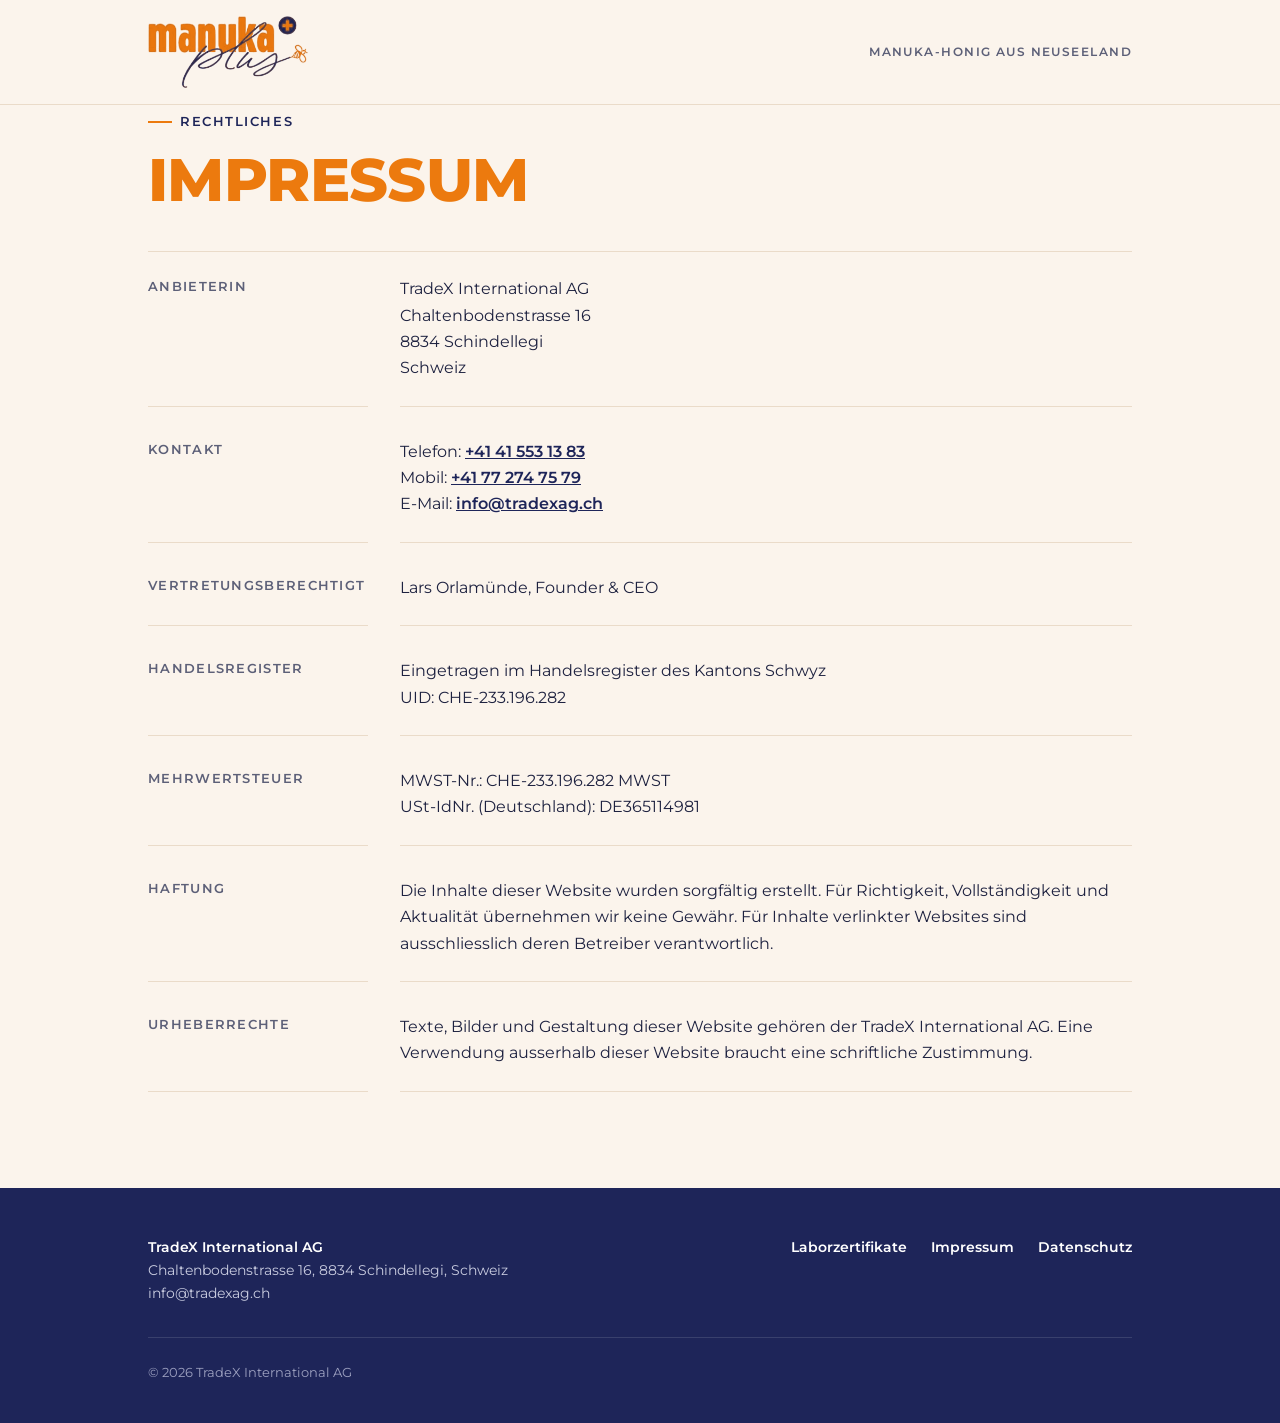
<file: impressum/index.html>
<!doctype html>
<html lang="de">
<head>
<meta charset="utf-8">
<meta name="viewport" content="width=device-width, initial-scale=1">
<title>Impressum · Manuka Plus</title>
<meta name="description" content="Impressum von Manuka Plus, TradeX International AG, Schindellegi.">
<link rel="icon" href="/assets/favicon.svg" type="image/svg+xml">
<link rel="stylesheet" href="/assets/site.css">
<style>
main{padding-top:64px;max-width:820px}
.grid{display:grid;grid-template-columns:220px 1fr;gap:8px 32px;margin-top:40px;border-top:1px solid var(--line)}
.grid h2{font-size:13px;font-weight:600;letter-spacing:.1em;text-transform:uppercase;color:var(--muted);margin:0;padding:24px 0 0}
.grid div{padding:24px 0;border-bottom:1px solid var(--line)}
.grid h2{border-bottom:1px solid var(--line);padding-bottom:24px}
.grid p,.grid address{margin:0;font-style:normal}
.grid a{color:var(--navy);font-weight:600}
@media (max-width:767px){.grid{grid-template-columns:1fr;gap:0}.grid h2{border-bottom:0;padding-bottom:0}.grid div{padding-top:8px}}
</style>
</head>
<body>
<header class="topbar">
  <div class="wrap">
    <a href="/zertifikate/"><img src="/assets/manuka-plus-logo.png" width="600" height="270" alt="Manuka Plus, zu den Laborzertifikaten"></a>
    <span class="tag">Manuka-Honig aus Neuseeland</span>
  </div>
</header>
<main class="wrap">
  <p class="kicker">Rechtliches</p>
  <h1>Impressum</h1>
  <div class="grid">
    <h2>Anbieterin</h2>
    <div><address>TradeX International AG<br>Chaltenbodenstrasse 16<br>8834 Schindellegi<br>Schweiz</address></div>
    <h2>Kontakt</h2>
    <div><p>Telefon: <a href="tel:+41415531383">+41 41 553 13 83</a><br>Mobil: <a href="tel:+41772747579">+41 77 274 75 79</a><br>E-Mail: <a href="mailto:info@tradexag.ch">info@tradexag.ch</a></p></div>
    <h2>Vertretungsberechtigt</h2>
    <div><p>Lars Orlamünde, Founder &amp; CEO</p></div>
    <h2>Handelsregister</h2>
    <div><p>Eingetragen im Handelsregister des Kantons Schwyz<br>UID: CHE-233.196.282</p></div>
    <h2>Mehrwertsteuer</h2>
    <div><p>MWST-Nr.: CHE-233.196.282 MWST<br>USt-IdNr. (Deutschland): DE365114981</p></div>
    <h2>Haftung</h2>
    <div><p>Die Inhalte dieser Website wurden sorgfältig erstellt. Für Richtigkeit, Vollständigkeit und Aktualität übernehmen wir keine Gewähr. Für Inhalte verlinkter Websites sind ausschliesslich deren Betreiber verantwortlich.</p></div>
    <h2>Urheberrechte</h2>
    <div><p>Texte, Bilder und Gestaltung dieser Website gehören der TradeX International AG. Eine Verwendung ausserhalb dieser Website braucht eine schriftliche Zustimmung.</p></div>
  </div>
</main>
<footer class="site-footer">
  <div class="wrap">
    <div><strong>TradeX International AG</strong><br>Chaltenbodenstrasse 16, 8834 Schindellegi, Schweiz<br>info@tradexag.ch</div>
    <nav aria-label="Rechtliches"><a href="/zertifikate/">Laborzertifikate</a><a href="/impressum/">Impressum</a><a href="https://tradexag.ch/datenschutz.html">Datenschutz</a></nav>
    <div class="copy">© 2026 TradeX International AG</div>
  </div>
</footer>
</body>
</html>
</file>
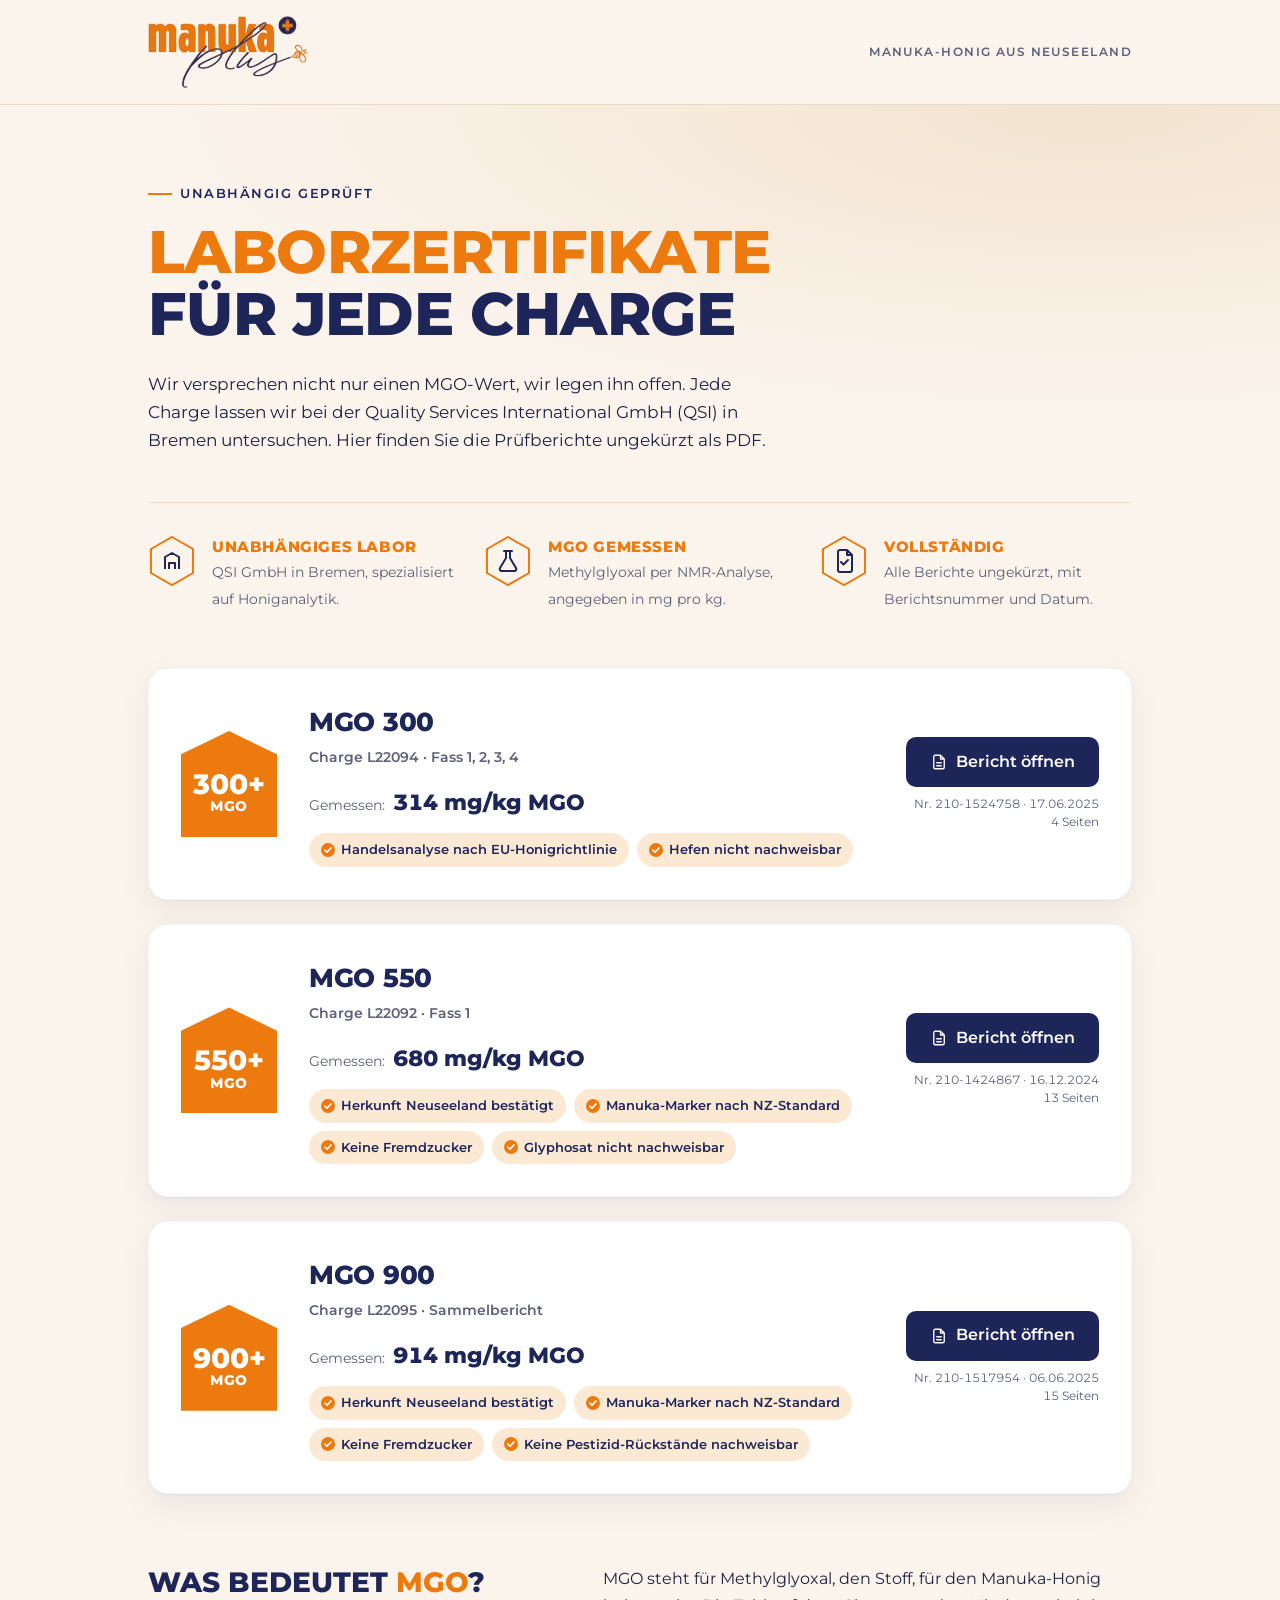
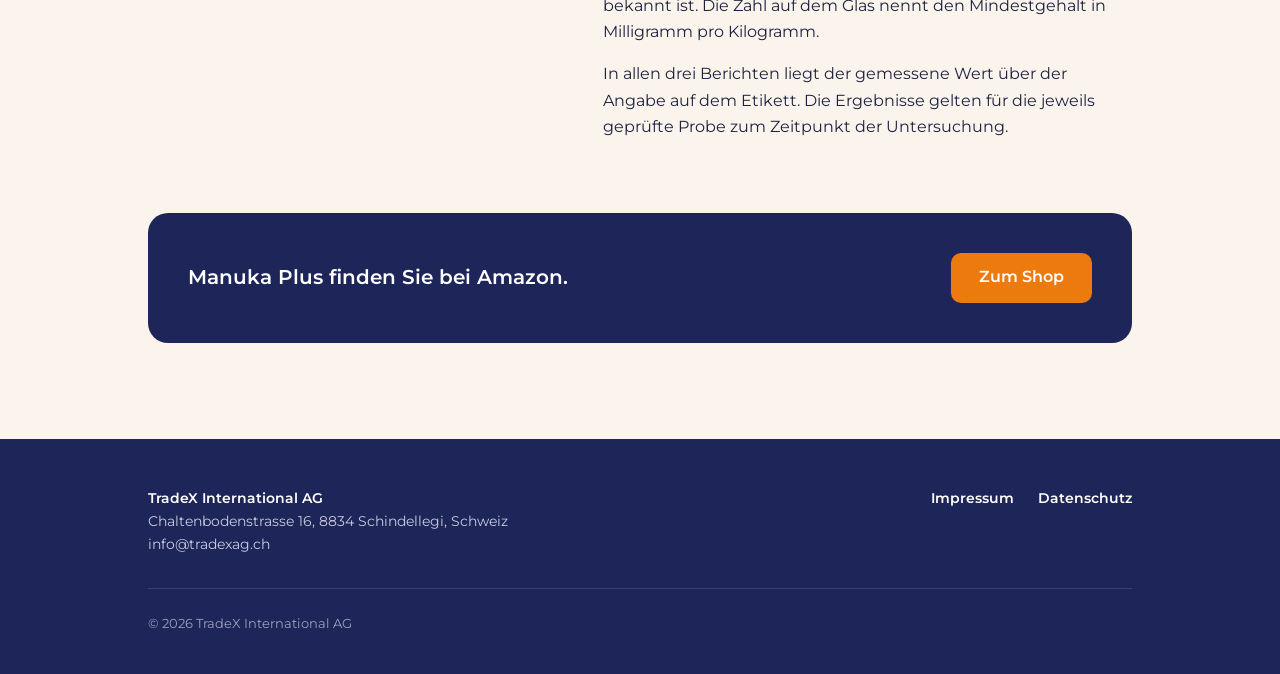
<file: zertifikate/index.html>
<!doctype html>
<html lang="de">
<head>
<meta charset="utf-8">
<meta name="viewport" content="width=device-width, initial-scale=1">
<title>Laborzertifikate · Manuka Plus</title>
<meta name="description" content="Unabhängige Prüfberichte der QSI GmbH Bremen zu Manuka Plus MGO 300, MGO 550 und MGO 900, vollständig als PDF.">
<meta property="og:type" content="website">
<meta property="og:site_name" content="Manuka Plus">
<meta property="og:title" content="Laborzertifikate · Manuka Plus">
<meta property="og:description" content="Unabhängige Prüfberichte (QSI Bremen) zu Manuka Plus MGO 300, MGO 550 und MGO 900.">
<meta property="og:url" content="https://manuka.plus/zertifikate/">
<meta property="og:image" content="https://manuka.plus/assets/og-manuka-plus-wide.jpg">
<meta property="og:image:width" content="1200">
<meta property="og:image:height" content="630">
<meta name="twitter:card" content="summary_large_image">
<link rel="icon" href="/assets/favicon.svg" type="image/svg+xml">
<link rel="preload" href="/assets/fonts/montserrat-latin-800-normal.woff2" as="font" type="font/woff2" crossorigin>
<link rel="stylesheet" href="/assets/site.css">
<style>
.hero{background:radial-gradient(120% 90% at 85% 0%,var(--sand) 0%,var(--cream) 60%);padding:72px 0 56px}
.trust{display:grid;grid-template-columns:repeat(3,1fr);gap:24px;margin-top:48px;padding-top:32px;border-top:1px solid var(--line)}
.trust div{display:flex;gap:16px;align-items:flex-start}
.trust p{margin:0}
.trust svg{flex:none;width:48px;height:52px}
.trust b{display:block;font-weight:800;font-size:15px;color:var(--orange);text-transform:uppercase;letter-spacing:.04em}
.trust span{font-size:14px;color:var(--muted);line-height:1.5}
.list{display:grid;gap:24px;margin:0;padding:0;list-style:none}
.report{background:var(--card);border-radius:var(--r-lg);box-shadow:var(--shadow);display:grid;grid-template-columns:auto 1fr auto;gap:32px;align-items:center;padding:32px;border:1px solid rgb(30 37 89 / .04)}
.badge{width:96px;height:106px;background:var(--orange);color:#fff;display:flex;flex-direction:column;align-items:center;justify-content:center;padding-top:16px;clip-path:polygon(50% 0,100% 22%,100% 100%,0 100%,0 22%);font-weight:800;line-height:1.05;text-align:center}
.badge b{font-size:28px}
.badge small{font-size:14px;letter-spacing:.06em}
.report h2{font-weight:800;font-size:26px;color:var(--navy);margin:0;letter-spacing:-.01em}
.charge{font-size:14px;font-weight:600;color:var(--muted);margin:2px 0 16px}
.measured{display:flex;align-items:baseline;gap:8px;margin:0 0 12px;color:var(--navy)}
.measured strong{font-size:22px;font-weight:800;font-variant-numeric:tabular-nums}
.measured span{font-size:14px;color:var(--muted)}
.checks{list-style:none;margin:0;padding:0;display:flex;flex-wrap:wrap;gap:8px}
.checks li{display:inline-flex;align-items:center;gap:6px;font-size:13px;font-weight:600;color:var(--navy);background:var(--orange-soft);border-radius:999px;padding:6px 12px}
.checks svg{width:14px;height:14px;flex:none}
.side{text-align:right;display:flex;flex-direction:column;gap:8px;align-items:flex-end}
.side .no{font-size:12px;color:var(--muted);font-variant-numeric:tabular-nums;line-height:1.5}
a.btn{display:inline-flex;align-items:center;gap:8px;min-height:50px;padding:0 24px;border-radius:var(--r-sm);background:var(--navy);color:#fff;text-decoration:none;font-weight:600;white-space:nowrap;transition:background-color var(--duration-quick) var(--ease)}
a.btn:hover{background:var(--navy-2)}
a.btn:active{transform:scale(.96)}
a.btn svg{width:18px;height:18px}
section.explain{margin-top:72px;display:grid;grid-template-columns:1fr 1.3fr;gap:48px;align-items:start}
.explain h2{font-weight:800;font-size:28px;line-height:1.15;color:var(--navy);margin:0;text-transform:uppercase}
.explain h2 em{font-style:normal;color:var(--orange)}
.explain p{margin:0 0 16px;max-width:62ch}
.cta{margin-top:56px;background:var(--navy);color:#fff;border-radius:var(--r-lg);padding:40px;display:flex;align-items:center;justify-content:space-between;gap:24px;flex-wrap:wrap}
.cta p{margin:0;font-size:20px;font-weight:600;max-width:40ch}
.cta a{display:inline-flex;align-items:center;min-height:50px;padding:0 28px;border-radius:var(--r-sm);background:var(--orange);color:#fff;font-weight:600;text-decoration:none}
.cta a:hover{background:#D86C05}
main{padding-top:56px}
@media (max-width:899px){
  .report{grid-template-columns:auto 1fr;gap:20px 24px}
  .side{grid-column:1/-1;flex-direction:row-reverse;justify-content:space-between;align-items:center;text-align:left}
}
@media (max-width:767px){
  .hero{padding:48px 0 40px}
  .trust{grid-template-columns:1fr;gap:20px}
  .report{padding:24px 20px;grid-template-columns:1fr}
  .badge{width:72px;height:80px;padding-top:12px}
  .badge b{font-size:22px}
  .side{flex-direction:column;align-items:stretch}
  a.btn{justify-content:center}
  section.explain{grid-template-columns:1fr;gap:16px;margin-top:56px}
  .cta{padding:28px 24px}
  .cta a{width:100%;justify-content:center}
}
@media (prefers-reduced-motion:reduce){a.btn{transition:none}a.btn:active{transform:none}}
</style>
</head>
<body>
<svg width="0" height="0" style="position:absolute" aria-hidden="true">
  <symbol id="hex" viewBox="0 0 48 52"><path d="M24 2 45 14v24L24 50 3 38V14Z" fill="none" stroke="#EC7A0E" stroke-width="2"/></symbol>
  <symbol id="ok" viewBox="0 0 16 16"><circle cx="8" cy="8" r="8" fill="#EC7A0E"/><path d="m4.5 8.2 2.3 2.3 4.7-4.9" fill="none" stroke="#fff" stroke-width="1.8" stroke-linecap="round" stroke-linejoin="round"/></symbol>
  <symbol id="doc" viewBox="0 0 24 24"><path d="M14 3H7a2 2 0 0 0-2 2v14a2 2 0 0 0 2 2h10a2 2 0 0 0 2-2V8Z M14 3v5h5 M9 13h6 M9 17h6" fill="none" stroke="currentColor" stroke-width="1.8" stroke-linecap="round" stroke-linejoin="round"/></symbol>
</svg>

<header class="topbar">
  <div class="wrap">
    <img src="/assets/manuka-plus-logo.png" width="600" height="270" alt="Manuka Plus">
    <span class="tag">Manuka-Honig aus Neuseeland</span>
  </div>
</header>

<section class="hero">
  <div class="wrap">
    <p class="kicker">Unabhängig geprüft</p>
    <h1>Laborzertifikate <span>für jede Charge</span></h1>
    <p class="lead">Wir versprechen nicht nur einen MGO-Wert, wir legen ihn offen. Jede Charge lassen wir bei der Quality Services International GmbH (QSI) in Bremen untersuchen. Hier finden Sie die Prüfberichte ungekürzt als PDF.</p>
    <div class="trust">
      <div>
        <svg viewBox="0 0 48 52" aria-hidden="true"><use href="#hex"/><path d="M17 34V22l7-4 7 4v12M21 34v-6h6v6" fill="none" stroke="#1E2559" stroke-width="2" stroke-linejoin="round"/></svg>
        <p><b>Unabhängiges Labor</b><span>QSI GmbH in Bremen, spezialisiert auf Honiganalytik.</span></p>
      </div>
      <div>
        <svg viewBox="0 0 48 52" aria-hidden="true"><use href="#hex"/><path d="M20 16h8M22 16v7l-6 10a2 2 0 0 0 2 3h12a2 2 0 0 0 2-3l-6-10v-7" fill="none" stroke="#1E2559" stroke-width="2" stroke-linejoin="round" stroke-linecap="round"/></svg>
        <p><b>MGO gemessen</b><span>Methylglyoxal per NMR-Analyse, angegeben in mg pro kg.</span></p>
      </div>
      <div>
        <svg viewBox="0 0 48 52" aria-hidden="true"><use href="#hex"/><path d="M27 15h-7a2 2 0 0 0-2 2v18a2 2 0 0 0 2 2h10a2 2 0 0 0 2-2V20Zm0 0v5h5M21 27l2.5 2.5L28 25" fill="none" stroke="#1E2559" stroke-width="2" stroke-linejoin="round" stroke-linecap="round"/></svg>
        <p><b>Vollständig</b><span>Alle Berichte ungekürzt, mit Berichtsnummer und Datum.</span></p>
      </div>
    </div>
  </div>
</section>

<main class="wrap">
  <ul class="list">
    <li class="report">
      <div class="badge" aria-hidden="true"><b>300+</b><small>MGO</small></div>
      <div>
        <h2>MGO 300</h2>
        <p class="charge">Charge L22094 · Fass 1, 2, 3, 4</p>
        <p class="measured"><span>Gemessen:</span><strong>314 mg/kg MGO</strong></p>
        <ul class="checks">
          <li><svg aria-hidden="true"><use href="#ok"/></svg>Handelsanalyse nach EU-Honigrichtlinie</li>
          <li><svg aria-hidden="true"><use href="#ok"/></svg>Hefen nicht nachweisbar</li>
        </ul>
      </div>
      <div class="side">
        <a class="btn" href="l22094-fass-1-2-3-4.pdf" aria-label="Prüfbericht MGO 300 als PDF öffnen"><svg aria-hidden="true"><use href="#doc"/></svg>Bericht öffnen</a>
        <span class="no">Nr. 210-1524758 · 17.06.2025<br>4 Seiten</span>
      </div>
    </li>
    <li class="report">
      <div class="badge" aria-hidden="true"><b>550+</b><small>MGO</small></div>
      <div>
        <h2>MGO 550</h2>
        <p class="charge">Charge L22092 · Fass 1</p>
        <p class="measured"><span>Gemessen:</span><strong>680 mg/kg MGO</strong></p>
        <ul class="checks">
          <li><svg aria-hidden="true"><use href="#ok"/></svg>Herkunft Neuseeland bestätigt</li>
          <li><svg aria-hidden="true"><use href="#ok"/></svg>Manuka-Marker nach NZ-Standard</li>
          <li><svg aria-hidden="true"><use href="#ok"/></svg>Keine Fremdzucker</li>
          <li><svg aria-hidden="true"><use href="#ok"/></svg>Glyphosat nicht nachweisbar</li>
        </ul>
      </div>
      <div class="side">
        <a class="btn" href="l22092-fass-1-manuka-550.pdf" aria-label="Prüfbericht MGO 550 als PDF öffnen"><svg aria-hidden="true"><use href="#doc"/></svg>Bericht öffnen</a>
        <span class="no">Nr. 210-1424867 · 16.12.2024<br>13 Seiten</span>
      </div>
    </li>
    <li class="report">
      <div class="badge" aria-hidden="true"><b>900+</b><small>MGO</small></div>
      <div>
        <h2>MGO 900</h2>
        <p class="charge">Charge L22095 · Sammelbericht</p>
        <p class="measured"><span>Gemessen:</span><strong>914 mg/kg MGO</strong></p>
        <ul class="checks">
          <li><svg aria-hidden="true"><use href="#ok"/></svg>Herkunft Neuseeland bestätigt</li>
          <li><svg aria-hidden="true"><use href="#ok"/></svg>Manuka-Marker nach NZ-Standard</li>
          <li><svg aria-hidden="true"><use href="#ok"/></svg>Keine Fremdzucker</li>
          <li><svg aria-hidden="true"><use href="#ok"/></svg>Keine Pestizid-Rückstände nachweisbar</li>
        </ul>
      </div>
      <div class="side">
        <a class="btn" href="l22095-sammelbericht.pdf" aria-label="Prüfbericht MGO 900 als PDF öffnen"><svg aria-hidden="true"><use href="#doc"/></svg>Bericht öffnen</a>
        <span class="no">Nr. 210-1517954 · 06.06.2025<br>15 Seiten</span>
      </div>
    </li>
  </ul>

  <section class="explain">
    <h2>Was bedeutet <em>MGO</em>?</h2>
    <div>
      <p>MGO steht für Methylglyoxal, den Stoff, für den Manuka-Honig bekannt ist. Die Zahl auf dem Glas nennt den Mindestgehalt in Milligramm pro Kilogramm.</p>
      <p>In allen drei Berichten liegt der gemessene Wert über der Angabe auf dem Etikett. Die Ergebnisse gelten für die jeweils geprüfte Probe zum Zeitpunkt der Untersuchung.</p>
    </div>
  </section>

  <div class="cta">
    <p>Manuka Plus finden Sie bei Amazon.</p>
    <a href="https://www.amazon.de/dp/B0G4X7DW7X?th=1">Zum Shop</a>
  </div>
</main>

<footer class="site-footer">
  <div class="wrap">
    <div><strong>TradeX International AG</strong><br>Chaltenbodenstrasse 16, 8834 Schindellegi, Schweiz<br>info@tradexag.ch</div>
    <nav aria-label="Rechtliches"><a href="/impressum/">Impressum</a><a href="https://tradexag.ch/datenschutz.html">Datenschutz</a></nav>
    <div class="copy">© 2026 TradeX International AG</div>
  </div>
</footer>
</body>
</html>
</file>
<file: assets/site.css>
@font-face{font-family:Montserrat;font-weight:400;font-display:swap;src:url(/assets/fonts/montserrat-latin-400-normal.woff2) format("woff2")}
@font-face{font-family:Montserrat;font-weight:600;font-display:swap;src:url(/assets/fonts/montserrat-latin-600-normal.woff2) format("woff2")}
@font-face{font-family:Montserrat;font-weight:800;font-display:swap;src:url(/assets/fonts/montserrat-latin-800-normal.woff2) format("woff2")}
:root{
  --navy:#1E2559;--navy-2:#2B3373;--orange:#EC7A0E;--orange-soft:#FCE9D4;
  --cream:#FBF4EC;--sand:#F3E3D0;--card:#FFFFFF;--ink:#1E2240;--muted:#5D6078;--line:#EADBC9;
  --r-sm:10px;--r-lg:20px;--duration-quick:150ms;--ease:cubic-bezier(.22,1,.36,1);
  --shadow:0 1px 2px rgb(30 37 89 / .05),0 12px 32px rgb(30 37 89 / .07)
}
*{box-sizing:border-box}
html{-webkit-font-smoothing:antialiased}
body{margin:0;background:var(--cream);color:var(--ink);font:400 16px/1.65 Montserrat,system-ui,-apple-system,"Segoe UI",sans-serif}
a{color:inherit}
a:focus-visible{outline:2px solid var(--orange);outline-offset:3px;border-radius:4px}
.wrap{max-width:1080px;margin:0 auto;padding:0 clamp(16px,4vw,48px)}
.topbar{border-bottom:1px solid var(--line);background:var(--cream)}
.topbar .wrap{display:flex;align-items:center;justify-content:space-between;height:104px}
.topbar img{height:72px;width:auto;display:block}
.topbar .tag{font-size:12px;font-weight:600;letter-spacing:.12em;text-transform:uppercase;color:var(--muted)}
.kicker{display:inline-flex;align-items:center;gap:8px;font-size:13px;font-weight:600;letter-spacing:.12em;text-transform:uppercase;color:var(--navy);margin:0 0 16px}
.kicker::before{content:"";width:24px;height:2px;background:var(--orange)}
h1{font-weight:800;font-size:clamp(30px,6.4vw,60px);line-height:1.04;letter-spacing:-.01em;text-transform:uppercase;color:var(--orange);margin:0 0 24px;text-wrap:balance}
h1 span{display:block;color:var(--navy)}
.lead{max-width:58ch;margin:0;font-size:17px;color:var(--ink);text-wrap:pretty}
.site-footer{background:var(--navy);color:#C9CCE0;margin-top:96px}
.site-footer .wrap{padding-top:48px;padding-bottom:40px;display:grid;grid-template-columns:1.4fr 1fr;gap:32px;font-size:14px}
.site-footer strong{color:#fff;font-weight:600}
.site-footer nav{display:flex;gap:24px;flex-wrap:wrap;justify-content:flex-end;align-items:flex-start}
.site-footer nav a{color:#fff;text-decoration:none;font-weight:600}
.site-footer nav a:hover{color:var(--orange)}
.site-footer .copy{grid-column:1/-1;border-top:1px solid rgb(255 255 255 / .12);padding-top:24px;color:#9DA1C0;font-size:13px}
@media (max-width:767px){
  .topbar .wrap{height:80px}
  .topbar img{height:54px}
  .topbar .tag{display:none}
  .site-footer .wrap{grid-template-columns:1fr}
  .site-footer nav{justify-content:flex-start}
}
</file>
